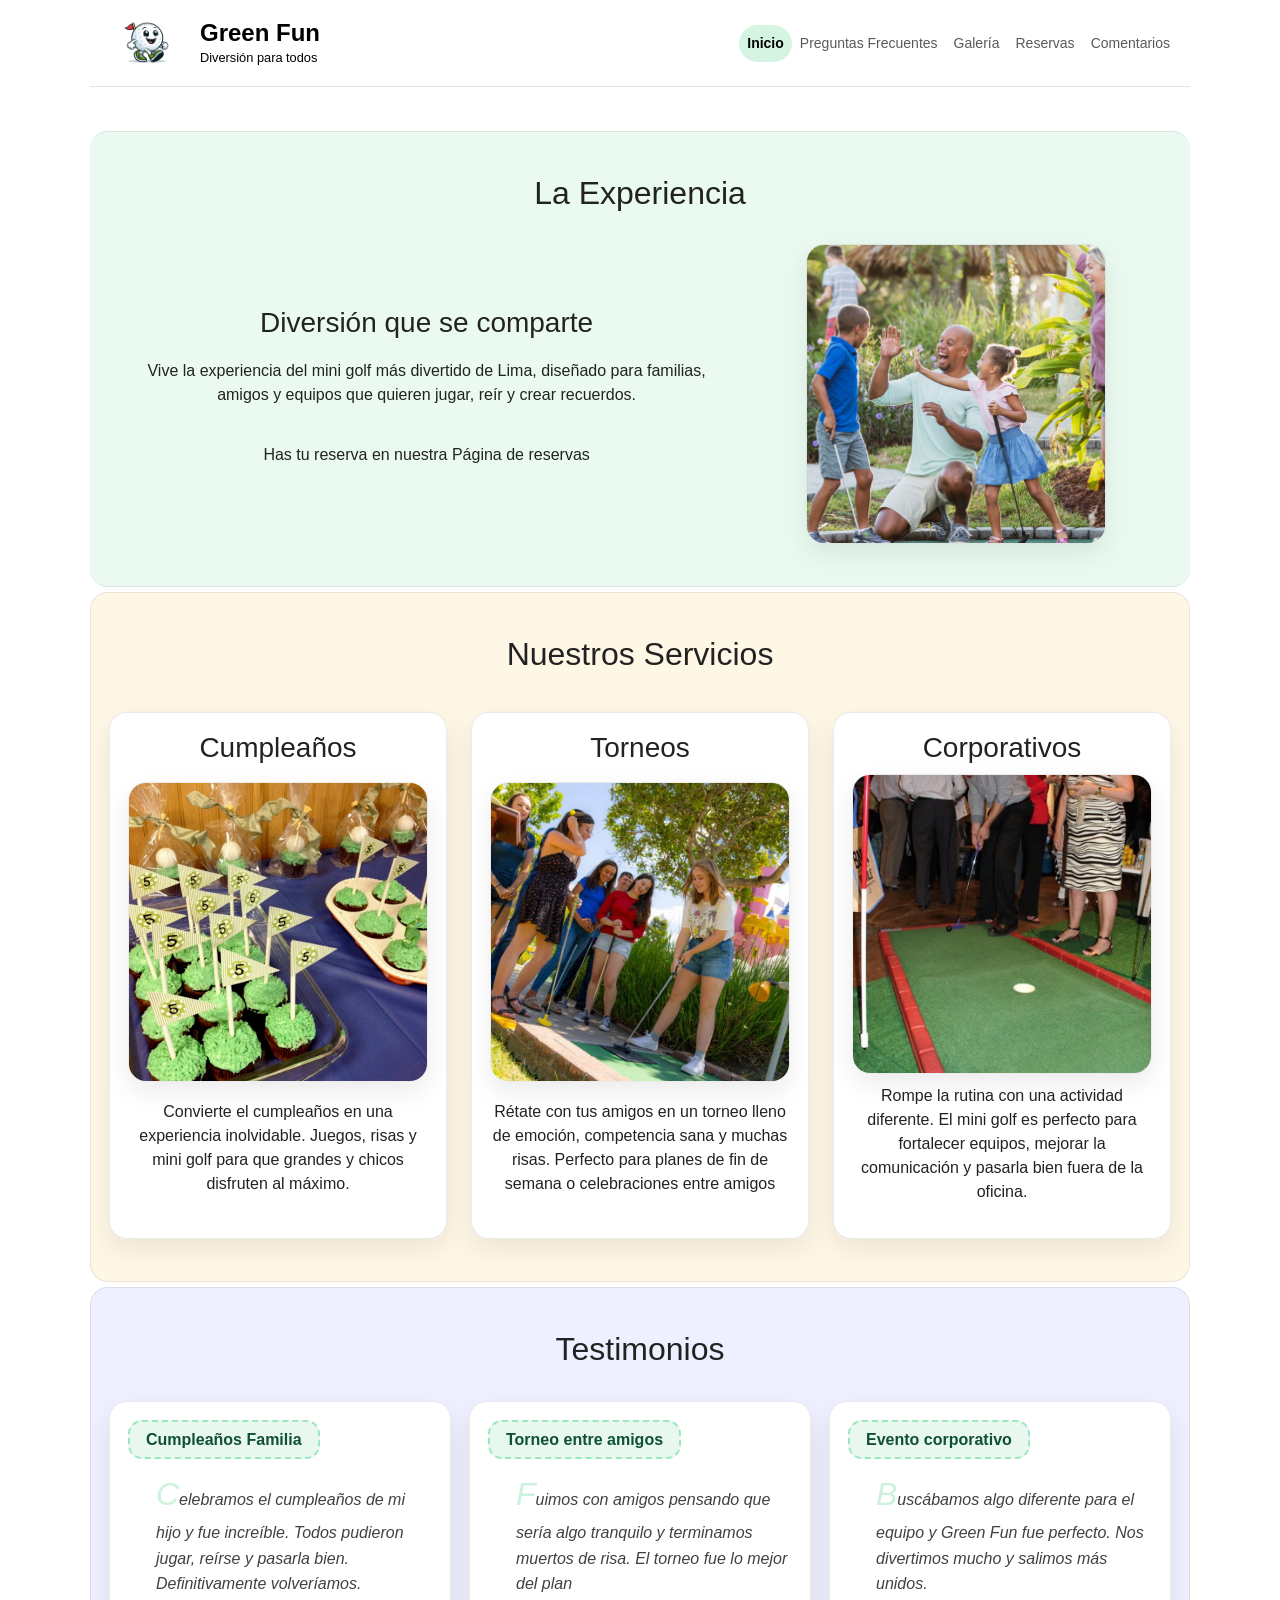
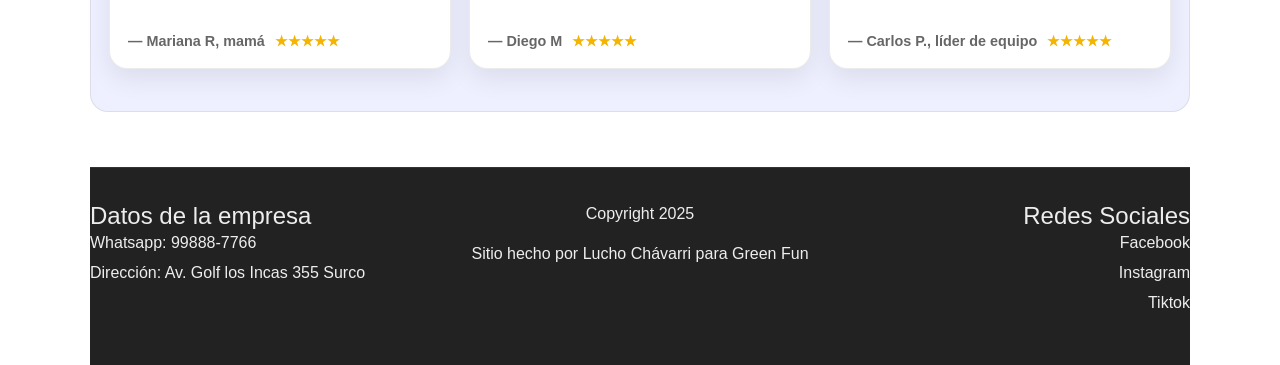
<file: index.html>
<!DOCTYPE html>
<html lang="en">
<head>
    <meta charset="UTF-8">
    <meta name="viewport" content="width=device-width, initial-scale=1.0">
    <title>Green Fun - Mini Golf</title>
    <meta name="description" content="Green Fun es el mini golf más divertido de la ciudad. Ven con amigos y familia a disfrutar de una experiencia única.">
    <meta name="keywords" content="mini golf, golf divertido, entretenimiento, golf familiar">
    <meta name="author" content="Luis Chavarri">
    <!--Los estilos de bootstrap-->
    <link href="https://cdn.jsdelivr.net/npm/bootstrap@5.3.8/dist/css/bootstrap.min.css" rel="stylesheet" integrity="sha384-sRIl4kxILFvY47J16cr9ZwB07vP4J8+LH7qKQnuqkuIAvNWLzeN8tE5YBujZqJLB" crossorigin="anonymous">
    <link rel="stylesheet" href="./css/style.css">
</head>
<body>
    <header>
        <nav class="navbar navbar-expand-md bg-white border-bottom">
            <div class="container-fluid">
            <a class="navbar-brand d-flex align-items-center gap-2" href="../index.html">
                <img src="./img/Pelotita.png" alt="Logo Green Fun" height="60">
                <div>
                <h1 class="m-0 fs-4">Green Fun</h1>
                <p class="m-0 small">Diversión para todos</p>
                </div>
            </a>

            <button class="navbar-toggler" type="button" data-bs-toggle="collapse" data-bs-target="#menuGreenFun" aria-controls="menuGreenFun" aria-expanded="false" aria-label="Toggle navigation">
                <span class="navbar-toggler-icon"></span>
            </button>

            <div class="collapse navbar-collapse" id="menuGreenFun">
                <ul class="navbar-nav ms-auto mb-2 mb-md-0">
                <li class="nav-item"><a class="nav-link active" href="./index.html">Inicio</a></li>
                <li class="nav-item"><a class="nav-link" href="./pages/preguntas.html">Preguntas Frecuentes</a></li>
                <li class="nav-item"><a class="nav-link" href="./pages/galeria.html">Galería</a></li>
                <li class="nav-item"><a class="nav-link" href="./pages/reservas.html">Reservas</a></li>
                <li class="nav-item"><a class="nav-link" href="./pages/comentarios.html">Comentarios</a></li>
                </ul>
            </div>
            </div>
        </nav>
    </header>
    <main>
        
        <section class="experiencia">
            <h2>La Experiencia</h2>
            <div>
                <h3>
                    Diversión que se comparte
                </h3>
                <p>Vive la experiencia del mini golf más divertido de Lima, diseñado para familias, amigos y equipos que quieren jugar, reír y crear recuerdos.</p>
                <p>Has tu reserva en nuestra <a href="./pages/reservas.html">Página de reservas</a></p>
            </div>
            <div>
                <img src="./img/LaExperiencia.jpg" alt="Experiencia Green Fun" class="imagen300">
            </div>
        </section>
        <section class="servicios">
            <h2>Nuestros Servicios</h2>
            <div>
                <h3>Cumpleaños</h3>
                <img src="./img/cumpleanos.jpeg" alt="Cumpleaños" class="imagen300">
                <p>Convierte el cumpleaños en una experiencia inolvidable. Juegos, risas y mini golf para que grandes y chicos disfruten al máximo.</p>
            </div>
            <div>
                <h3>Torneos</h3>
                <img src="./img/torneos.jpg" alt="Torneos" class="imagen300">
                <p>Rétate con tus amigos en un torneo lleno de emoción, competencia sana y muchas risas. Perfecto para planes de fin de semana o celebraciones entre amigos</p>
            </div>
            <div>
                <h3>Corporativos</h3>
                <img src="./img/corporativo.jpeg" alt="corporativo" class="imagen300">
                <p>Rompe la rutina con una actividad diferente. El mini golf es perfecto para fortalecer equipos, mejorar la comunicación y pasarla bien fuera de la oficina.</p>
            </div>
        </section>

        <section class="testimonios">
            <h2>Testimonios</h2>
            <div>
                <h3 class="testimonioh3">Cumpleaños Familia</h3>
                <p>Celebramos el cumpleaños de mi hijo y fue increíble. Todos pudieron jugar, reírse y pasarla bien. Definitivamente volveríamos.</p>
                <h4>Mariana R, mamá</h4>
            </div>
            <div>
                <h3 class="testimonioh3">Torneo entre amigos</h3>
                <p>Fuimos con amigos pensando que sería algo tranquilo y terminamos muertos de risa. El torneo fue lo mejor del plan</p>
                <h4>Diego M</h4>
            </div>
            <div>
                <h3 class="testimonioh3">Evento corporativo</h3>
                <p>Buscábamos algo diferente para el equipo y Green Fun fue perfecto. Nos divertimos mucho y salimos más unidos.</p>
                <h4>Carlos P., líder de equipo</h4>
            </div>
        </section>

    </main>
    <footer>
        
        <div>
            <h4>Datos de la empresa</h4>
            <ul>
                <li>Whatsapp: 99888-7766</li>
                <li>Dirección: Av. Golf los Incas 355 Surco</li>
            </ul>
        </div>
        <div>
            <p>Copyright 2025</p>
            <p>Sitio hecho por Lucho Chávarri para Green Fun</p>
        </div>
        <div>
            <h4>Redes Sociales</h4>
            <ul>
                <li>Facebook</li>
                <li>Instagram</li>
                <li>Tiktok</li>
            </ul>
        </div>
    </footer>

    <!--Las funcionalidades de bootstrap-->
    <script src="https://cdn.jsdelivr.net/npm/bootstrap@5.3.8/dist/js/bootstrap.bundle.min.js" integrity="sha384-FKyoEForCGlyvwx9Hj09JcYn3nv7wiPVlz7YYwJrWVcXK/BmnVDxM+D2scQbITxI" crossorigin="anonymous"></script>
</body>
</html>
</file>
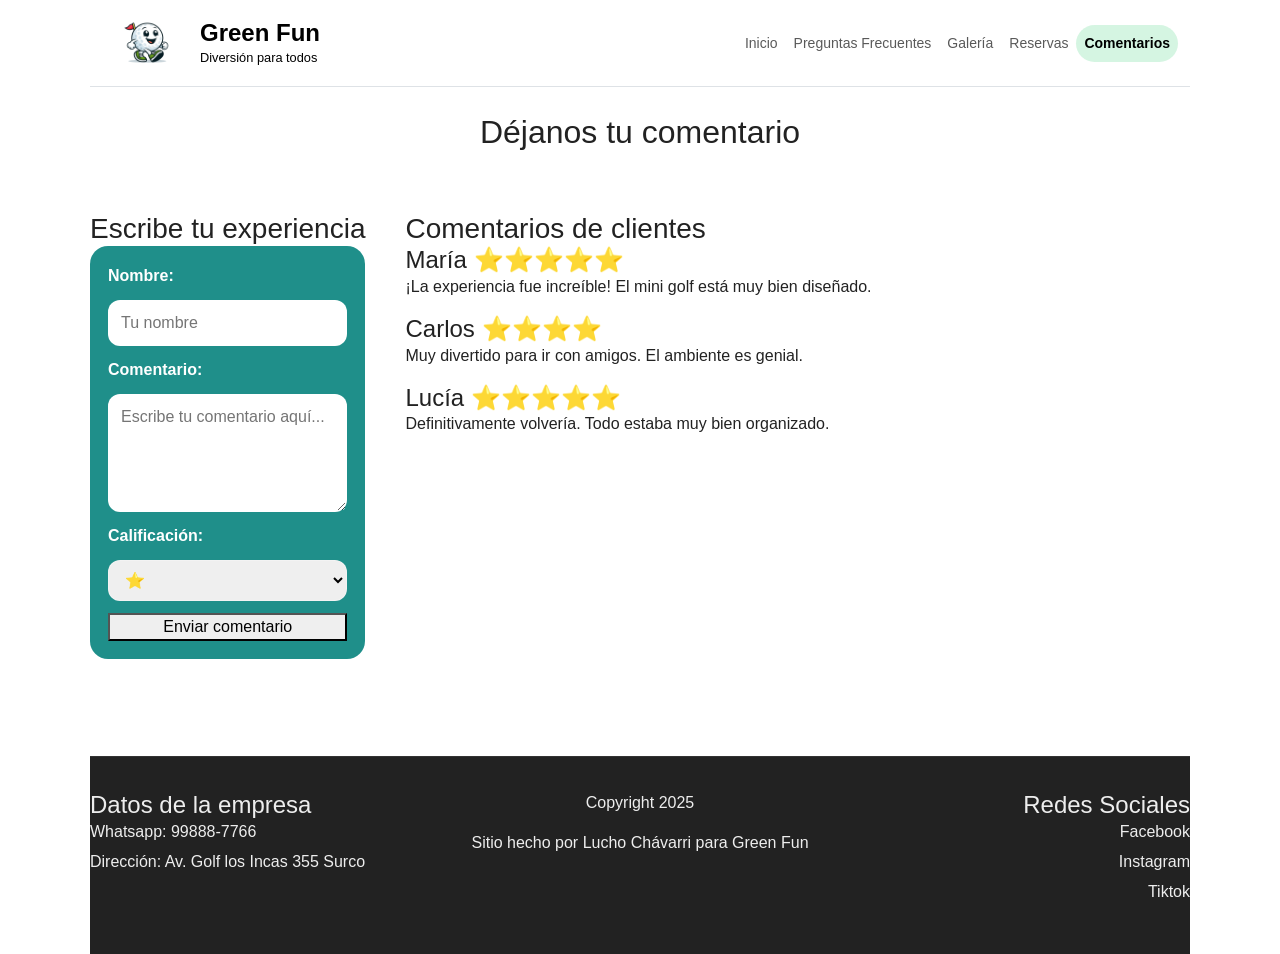
<file: pages/comentarios.html>
<!DOCTYPE html>
<html lang="en">
<head>
    <meta charset="UTF-8">
    <meta name="viewport" content="width=device-width, initial-scale=1.0">
    <title>Green Fun - Mini Golf - Comentarios</title>
    <meta name="description" content="Green Fun es el mini golf más divertido de la ciudad. Ven con amigos y familia a disfrutar de una experiencia única.">
    <meta name="keywords" content="mini golf, golf divertido, entretenimiento, golf familiar">
    <meta name="author" content="Luis Chavarri">
    <!--Los estilos de bootstrap-->
    <link href="https://cdn.jsdelivr.net/npm/bootstrap@5.3.8/dist/css/bootstrap.min.css" rel="stylesheet" integrity="sha384-sRIl4kxILFvY47J16cr9ZwB07vP4J8+LH7qKQnuqkuIAvNWLzeN8tE5YBujZqJLB" crossorigin="anonymous">
    <link rel="stylesheet" href="../css/style.css">
</head>
<body>
    <header>
        <nav class="navbar navbar-expand-md bg-white border-bottom">
            <div class="container-fluid">
            <a class="navbar-brand d-flex align-items-center gap-2" href="../index.html">
                <img src="../img/Pelotita.png" alt="Logo Green Fun" height="60">
                <div>
                <h1 class="m-0 fs-4">Green Fun</h1>
                <p class="m-0 small">Diversión para todos</p>
                </div>
            </a>

            <button class="navbar-toggler" type="button" data-bs-toggle="collapse" data-bs-target="#menuGreenFun" aria-controls="menuGreenFun" aria-expanded="false" aria-label="Toggle navigation">
                <span class="navbar-toggler-icon"></span>
            </button>

            <div class="collapse navbar-collapse" id="menuGreenFun">
                <ul class="navbar-nav ms-auto mb-2 mb-md-0">
                <li class="nav-item"><a class="nav-link" href="../index.html">Inicio</a></li>
                <li class="nav-item"><a class="nav-link" href="./preguntas.html">Preguntas Frecuentes</a></li>
                <li class="nav-item"><a class="nav-link" href="./galeria.html">Galería</a></li>
                <li class="nav-item"><a class="nav-link" href="./reservas.html">Reservas</a></li>
                <li class="nav-item"><a class="nav-link active" href="./comentarios.html">Comentarios</a></li>
                </ul>
            </div>
            </div>
        </nav>
    </header>
    <main class="comentarios-main">

        <h2>Déjanos tu comentario</h2>

        <div class="comentarios-contenedor">

            <section class="formulario-comentario">
                <h3>Escribe tu experiencia</h3>

                <form>
                    <label for="nombre">Nombre:</label>
                    <input type="text" id="nombre" placeholder="Tu nombre">

                    <label for="comentario">Comentario:</label>
                    <textarea id="comentario" rows="4" placeholder="Escribe tu comentario aquí..."></textarea>

                    <label for="estrellas">Calificación:</label>
                    <select id="estrellas">
                        <option>⭐</option>
                        <option>⭐⭐</option>
                        <option>⭐⭐⭐</option>
                        <option>⭐⭐⭐⭐</option>
                        <option>⭐⭐⭐⭐⭐</option>
                    </select>

                    <button type="submit">Enviar comentario</button>
                </form>
            </section>


            <section class="comentarios-lista">
                <h3>Comentarios de clientes</h3>

                <div class="comentario">
                    <h4>María ⭐⭐⭐⭐⭐</h4>
                    <p>¡La experiencia fue increíble! El mini golf está muy bien diseñado.</p>
                </div>

                <div class="comentario">
                    <h4>Carlos ⭐⭐⭐⭐</h4>
                    <p>Muy divertido para ir con amigos. El ambiente es genial.</p>
                </div>

                <div class="comentario">
                    <h4>Lucía ⭐⭐⭐⭐⭐</h4>
                    <p>Definitivamente volvería. Todo estaba muy bien organizado.</p>
                </div>

            </section>

        </div>

    </main>

    <footer>
        
        <div>
            <h4>Datos de la empresa</h4>
            <ul>
                <li>Whatsapp: 99888-7766</li>
                <li>Dirección: Av. Golf los Incas 355 Surco</li>
            </ul>
        </div>
        <div>
            <p>Copyright 2025</p>
            <p>Sitio hecho por Lucho Chávarri para Green Fun</p>
        </div>
        <div>
            <h4>Redes Sociales</h4>
            <ul>
                <li>Facebook</li>
                <li>Instagram</li>
                <li>Tiktok</li>
            </ul>
        </div>
    </footer>

    <!--Las funcionalidades de bootstrap-->
    <script src="https://cdn.jsdelivr.net/npm/bootstrap@5.3.8/dist/js/bootstrap.bundle.min.js" integrity="sha384-FKyoEForCGlyvwx9Hj09JcYn3nv7wiPVlz7YYwJrWVcXK/BmnVDxM+D2scQbITxI" crossorigin="anonymous"></script>
    
</body>
</html>
</file>
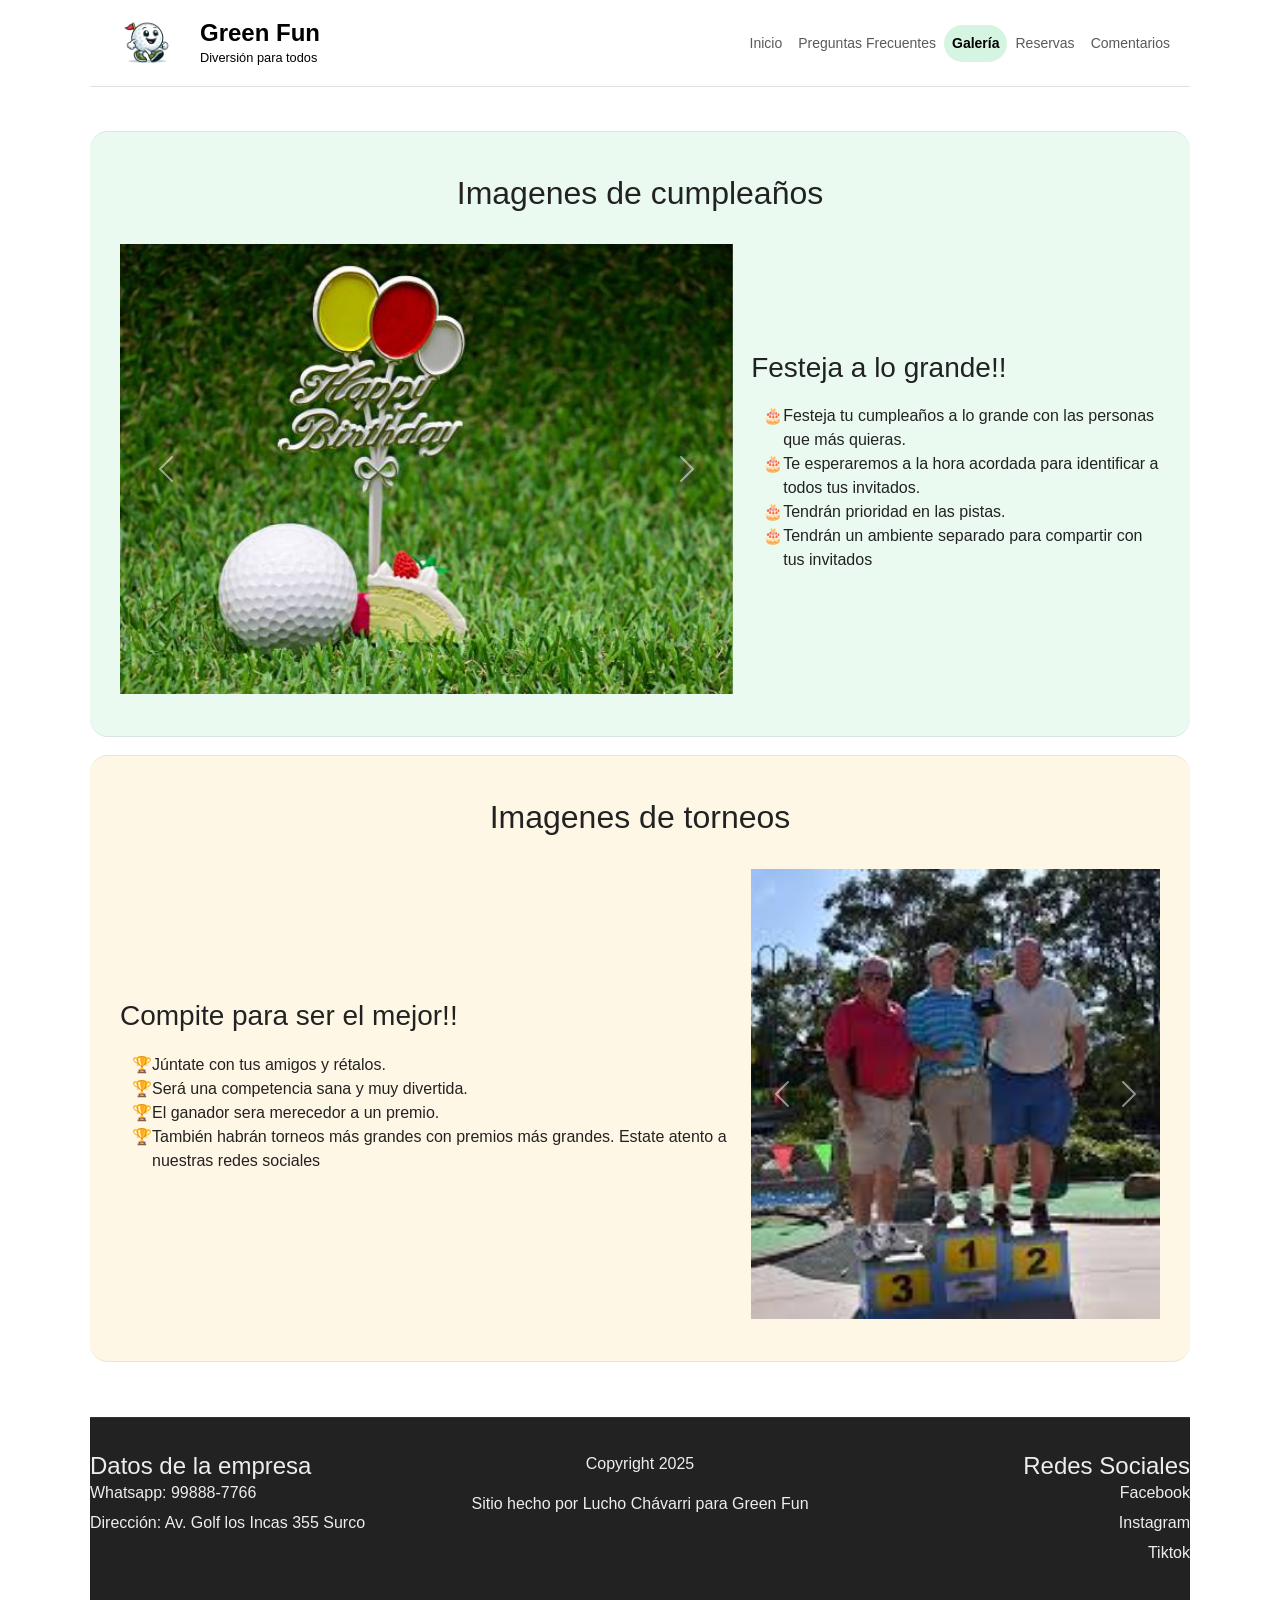
<file: pages/galeria.html>
<!DOCTYPE html>
<html lang="es">
<head>
    <meta charset="UTF-8">
    <meta name="viewport" content="width=device-width, initial-scale=1.0">
    
    <title>Green Fun - Mini Golf - Galería</title>
    <meta name="description" content="Green Fun es el mini golf más divertido de la ciudad. Ven con amigos y familia a disfrutar de una experiencia única.">
    <meta name="keywords" content="mini golf, golf divertido, entretenimiento, golf familiar">
    <meta name="author" content="Luis Chavarri">
    <!--Los estilos de bootstrap-->
    <link href="https://cdn.jsdelivr.net/npm/bootstrap@5.3.8/dist/css/bootstrap.min.css" rel="stylesheet" integrity="sha384-sRIl4kxILFvY47J16cr9ZwB07vP4J8+LH7qKQnuqkuIAvNWLzeN8tE5YBujZqJLB" crossorigin="anonymous">
    
    <link rel="stylesheet" href="../css/style.css">
</head>
<body>
    <header>
        <nav class="navbar navbar-expand-md bg-white border-bottom">
            <div class="container-fluid">
            <a class="navbar-brand d-flex align-items-center gap-2" href="../index.html">
                <img src="../img/Pelotita.png" alt="Logo Green Fun" height="60">
                <div>
                <h1 class="m-0 fs-4">Green Fun</h1>
                <p class="m-0 small">Diversión para todos</p>
                </div>
            </a>

            <button class="navbar-toggler" type="button" data-bs-toggle="collapse" data-bs-target="#menuGreenFun" aria-controls="menuGreenFun" aria-expanded="false" aria-label="Toggle navigation">
                <span class="navbar-toggler-icon"></span>
            </button>

            <div class="collapse navbar-collapse" id="menuGreenFun">
                <ul class="navbar-nav ms-auto mb-2 mb-md-0">
                <li class="nav-item"><a class="nav-link" href="../index.html">Inicio</a></li>
                <li class="nav-item"><a class="nav-link" href="./preguntas.html">Preguntas Frecuentes</a></li>
                <li class="nav-item"><a class="nav-link active" href="./galeria.html">Galería</a></li>
                <li class="nav-item"><a class="nav-link" href="./reservas.html">Reservas</a></li>
                <li class="nav-item"><a class="nav-link" href="./comentarios.html">Comentarios</a></li>
                </ul>
            </div>
            </div>
        </nav>
    </header>
    <main>
        <section class="cumpleanhos">
            <h2>Imagenes de cumpleaños</h2>
                
            <div id="carouselExample" class="carousel slide">
                <div class="carousel-inner">
                    <div class="carousel-item active">
                        <img src="../img/cumple4.jpg" class="d-block w-100" alt="Cumple1">
                    </div>
                    <div class="carousel-item">
                        <img src="../img/cumple5.jpg" class="d-block w-100" alt="Cumple 2">
                    </div>
                    <div class="carousel-item">
                        <img src="../img/cumple6.jpg" class="d-block w-100" alt="Cumple 3">
                    </div>
                </div>
                <button class="carousel-control-prev" type="button" data-bs-target="#carouselExample" data-bs-slide="prev">
                    <span class="carousel-control-prev-icon" aria-hidden="true"></span>
                    <span class="visually-hidden">Previous</span>
                </button>
                <button class="carousel-control-next" type="button" data-bs-target="#carouselExample" data-bs-slide="next">
                    <span class="carousel-control-next-icon" aria-hidden="true"></span>
                    <span class="visually-hidden">Next</span>
                </button>
            </div>
            <div>
                <h3>
                    Festeja a lo grande!!
                </h3>
                <ul class="lista-cumple">
                    <li>Festeja tu cumpleaños a lo grande con las personas que más quieras.</li>
                    <li>Te esperaremos a la hora acordada para identificar a todos tus invitados.</li>
                    <li>Tendrán prioridad en las pistas.</li>
                    <li>Tendrán un ambiente separado para compartir con tus invitados</li>
                </ul>
            </div>
        </section>
        <section class="torneos">
            <h2>Imagenes de torneos</h2>
            <div>
                <h3>
                    Compite para ser el mejor!!
                </h3>
                <ul class="lista-torneo">
                    <li>Júntate con tus amigos y rétalos.</li>
                    <li>Será una competencia sana y muy divertida.</li>
                    <li>El ganador sera merecedor a un premio.</li>
                    <li>También habrán torneos más grandes con premios más grandes. Estate atento a nuestras redes sociales</li>
                </ul>
            </div>
            <div id="carouselExample2" class="carousel slide">
                <div class="carousel-inner">
                    <div class="carousel-item active">
                        <img src="../img/torneo4.jpg" class="d-block w-100" alt="Torneo 1">
                    </div>
                    <div class="carousel-item">
                        <img src="../img/torneo5.jpg" class="d-block w-100" alt="Torneo 2">
                    </div>
                    <div class="carousel-item">
                        <img src="../img/torneo3.jpg" class="d-block w-100" alt="Torneo 3">
                    </div>
                </div>
                <button class="carousel-control-prev" type="button" data-bs-target="#carouselExample2" data-bs-slide="prev">
                    <span class="carousel-control-prev-icon" aria-hidden="true"></span>
                    <span class="visually-hidden">Previous</span>
                </button>
                <button class="carousel-control-next" type="button" data-bs-target="#carouselExample2" data-bs-slide="next">
                    <span class="carousel-control-next-icon" aria-hidden="true"></span>
                    <span class="visually-hidden">Next</span>
                </button>
            </div>
            




            <!--
            <figure>
                <figcaption>Reta a tu rivales y participa por grandes premios</figcaption>
                <img src="../img/torneo1.jpg" alt="Torneo1" class="imagen300">
                <img src="../img/torneo2.jpg" alt="Torneo2" class="imagen300">
                <img src="../img/torneo3.jpg" alt="Torneo3" class="imagen300">
            </figure>
            -->
        </section>
        <!--
        <section>
            <h2>Imagenes de empresas</h2>
            <figure>
                <figcaption>Actividades de Team Building para</figcaption>
                <img src="../img/empresa1.jpg" alt="Empresa1" class="imagen300">
                <img src="../img/empresa2.jpg" alt="Empresa2" class="imagen300">
                <img src="../img/empresa3.jpg" alt="Empresa3" class="imagen300">
            </figure>
        </section>
        -->

    </main>
    <footer>
        
        <div>
            <h4>Datos de la empresa</h4>
            <ul>
                <li>Whatsapp: 99888-7766</li>
                <li>Dirección: Av. Golf los Incas 355 Surco</li>
            </ul>
        </div>
        <div>
            <p>Copyright 2025</p>
            <p>Sitio hecho por Lucho Chávarri para Green Fun</p>
        </div>
        <div>
            <h4>Redes Sociales</h4>
            <ul>
                <li>Facebook</li>
                <li>Instagram</li>
                <li>Tiktok</li>
            </ul>
        </div>
    </footer>

    <!--Las funcionalidades de bootstrap-->
    <script src="https://cdn.jsdelivr.net/npm/bootstrap@5.3.8/dist/js/bootstrap.bundle.min.js" integrity="sha384-FKyoEForCGlyvwx9Hj09JcYn3nv7wiPVlz7YYwJrWVcXK/BmnVDxM+D2scQbITxI" crossorigin="anonymous"></script>

</body>
</html>
</file>
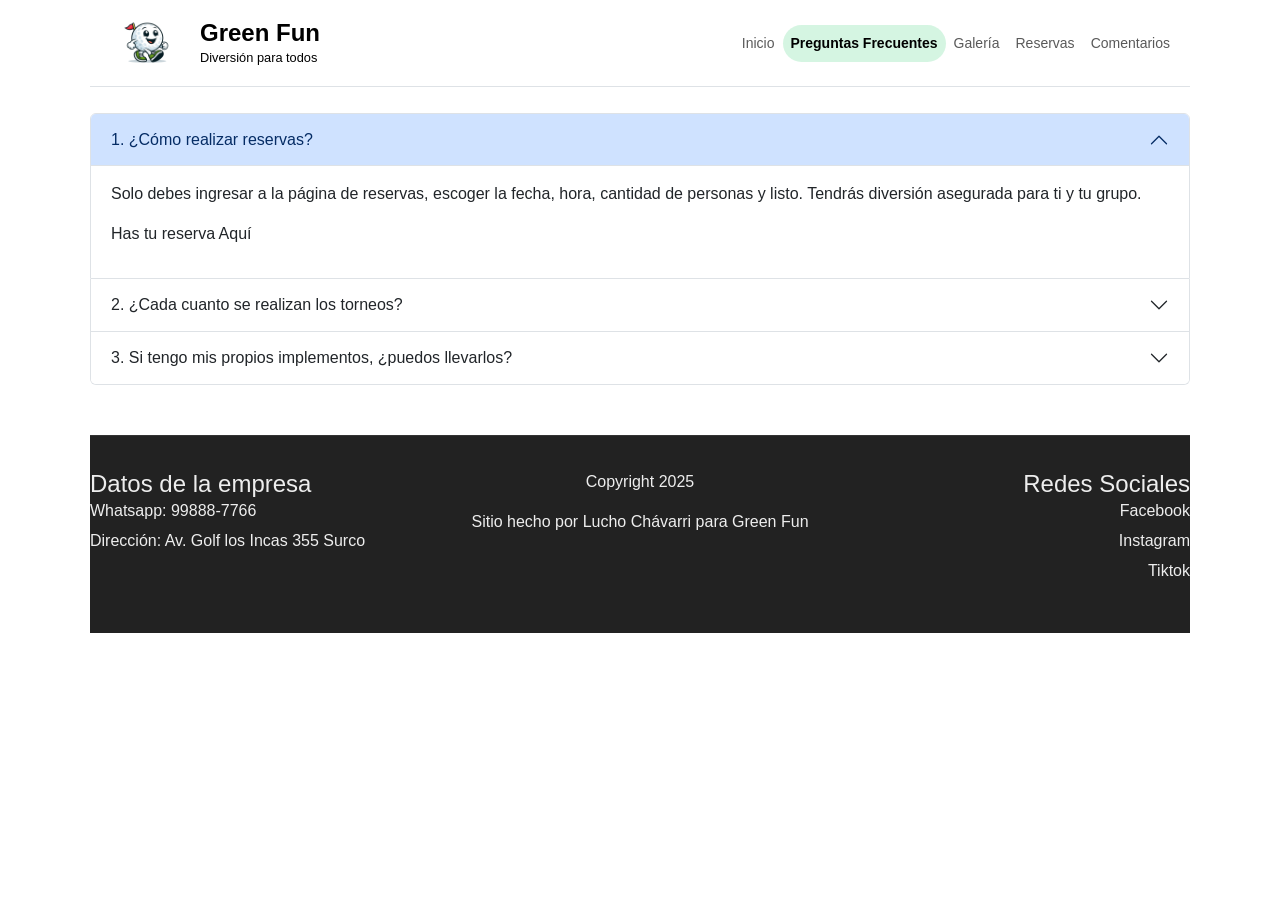
<file: pages/preguntas.html>
<!DOCTYPE html>
<html lang="en">
<head>
    <meta charset="UTF-8">
    <meta name="viewport" content="width=device-width, initial-scale=1.0">
    <title>Green Fun - Mini Golf - Preguntas Frecuentes</title>
    <meta name="description" content="Green Fun es el mini golf más divertido de la ciudad. Ven con amigos y familia a disfrutar de una experiencia única.">
    <meta name="keywords" content="mini golf, golf divertido, entretenimiento, golf familiar">
    <meta name="author" content="Luis Chavarri">
    <!--Los estilos de bootstrap-->
    <link href="https://cdn.jsdelivr.net/npm/bootstrap@5.3.8/dist/css/bootstrap.min.css" rel="stylesheet" integrity="sha384-sRIl4kxILFvY47J16cr9ZwB07vP4J8+LH7qKQnuqkuIAvNWLzeN8tE5YBujZqJLB" crossorigin="anonymous">
    

    <link rel="stylesheet" href="../css/style.css">
</head>
<body>
    <header>
        <nav class="navbar navbar-expand-md bg-white border-bottom">
            <div class="container-fluid">
            <a class="navbar-brand d-flex align-items-center gap-2" href="../index.html">
                <img src="../img/Pelotita.png" alt="Logo Green Fun" height="60">
                <div>
                <h1 class="m-0 fs-4">Green Fun</h1>
                <p class="m-0 small">Diversión para todos</p>
                </div>
            </a>

            <button class="navbar-toggler" type="button" data-bs-toggle="collapse" data-bs-target="#menuGreenFun" aria-controls="menuGreenFun" aria-expanded="false" aria-label="Toggle navigation">
                <span class="navbar-toggler-icon"></span>
            </button>

            <div class="collapse navbar-collapse" id="menuGreenFun">
                <ul class="navbar-nav ms-auto mb-2 mb-md-0">
                <li class="nav-item"><a class="nav-link" href="../index.html">Inicio</a></li>
                <li class="nav-item"><a class="nav-link active" href="./preguntas.html">Preguntas Frecuentes</a></li>
                <li class="nav-item"><a class="nav-link" href="./galeria.html">Galería</a></li>
                <li class="nav-item"><a class="nav-link" href="./reservas.html">Reservas</a></li>
                <li class="nav-item"><a class="nav-link" href="./comentarios.html">Comentarios</a></li>
                </ul>
            </div>
            </div>
        </nav>
    </header>
    <main>
        <div class="accordion" id="accordionExample">
            <div class="accordion-item">
                <h2 class="accordion-header">
                <button class="accordion-button" type="button" data-bs-toggle="collapse" data-bs-target="#collapseOne" aria-expanded="true" aria-controls="collapseOne">
                    1. ¿Cómo realizar reservas?
                </button>
                </h2>
                <div id="collapseOne" class="accordion-collapse collapse show" data-bs-parent="#accordionExample">
                <div class="accordion-body">
                    <p>Solo debes ingresar a la página de reservas, escoger la fecha, hora, cantidad de personas y listo. Tendrás diversión asegurada para ti y tu grupo.</p>
                    <p>Has tu reserva <a href="./reservas.html">Aquí</a></p>
                </div>
                </div>
            </div>
            <div class="accordion-item">
                <h2 class="accordion-header">
                <button class="accordion-button collapsed" type="button" data-bs-toggle="collapse" data-bs-target="#collapseTwo" aria-expanded="false" aria-controls="collapseTwo">
                    2. ¿Cada cuanto se realizan los torneos?
                </button>
                </h2>
                <div id="collapseTwo" class="accordion-collapse collapse" data-bs-parent="#accordionExample">
                <div class="accordion-body">
                    Pueden participar personas de todas las edades. Tenemos zonas para los más pequeños, donde podrán jugar a su ritmo y zonas más avanzadas donde la competencia reinará.
                </div>
                </div>
            </div>
            <div class="accordion-item">
                <h2 class="accordion-header">
                <button class="accordion-button collapsed" type="button" data-bs-toggle="collapse" data-bs-target="#collapseThree" aria-expanded="false" aria-controls="collapseThree">
                    3. Si tengo mis propios implementos, ¿puedos llevarlos?
                </button>
                </h2>
                <div id="collapseThree" class="accordion-collapse collapse" data-bs-parent="#accordionExample">
                <div class="accordion-body">
                    Sí, si estás acostumbrado a tu palo de golf, puedes traerlo y seguir mejorando tu técnica. Aquí te esperamos para tus entrenamientos.
                </div>
                </div>
            </div>
        </div>
    </main>
    <footer>
        
        <div>
            <h4>Datos de la empresa</h4>
            <ul>
                <li>Whatsapp: 99888-7766</li>
                <li>Dirección: Av. Golf los Incas 355 Surco</li>
            </ul>
        </div>
        <div>
            <p>Copyright 2025</p>
            <p>Sitio hecho por Lucho Chávarri para Green Fun</p>
        </div>
        <div>
            <h4>Redes Sociales</h4>
            <ul>
                <li>Facebook</li>
                <li>Instagram</li>
                <li>Tiktok</li>
            </ul>
        </div>
    </footer>

    <!--Las funcionalidades de bootstrap-->
    <script src="https://cdn.jsdelivr.net/npm/bootstrap@5.3.8/dist/js/bootstrap.bundle.min.js" integrity="sha384-FKyoEForCGlyvwx9Hj09JcYn3nv7wiPVlz7YYwJrWVcXK/BmnVDxM+D2scQbITxI" crossorigin="anonymous"></script>
    
</body>
</html>
</file>
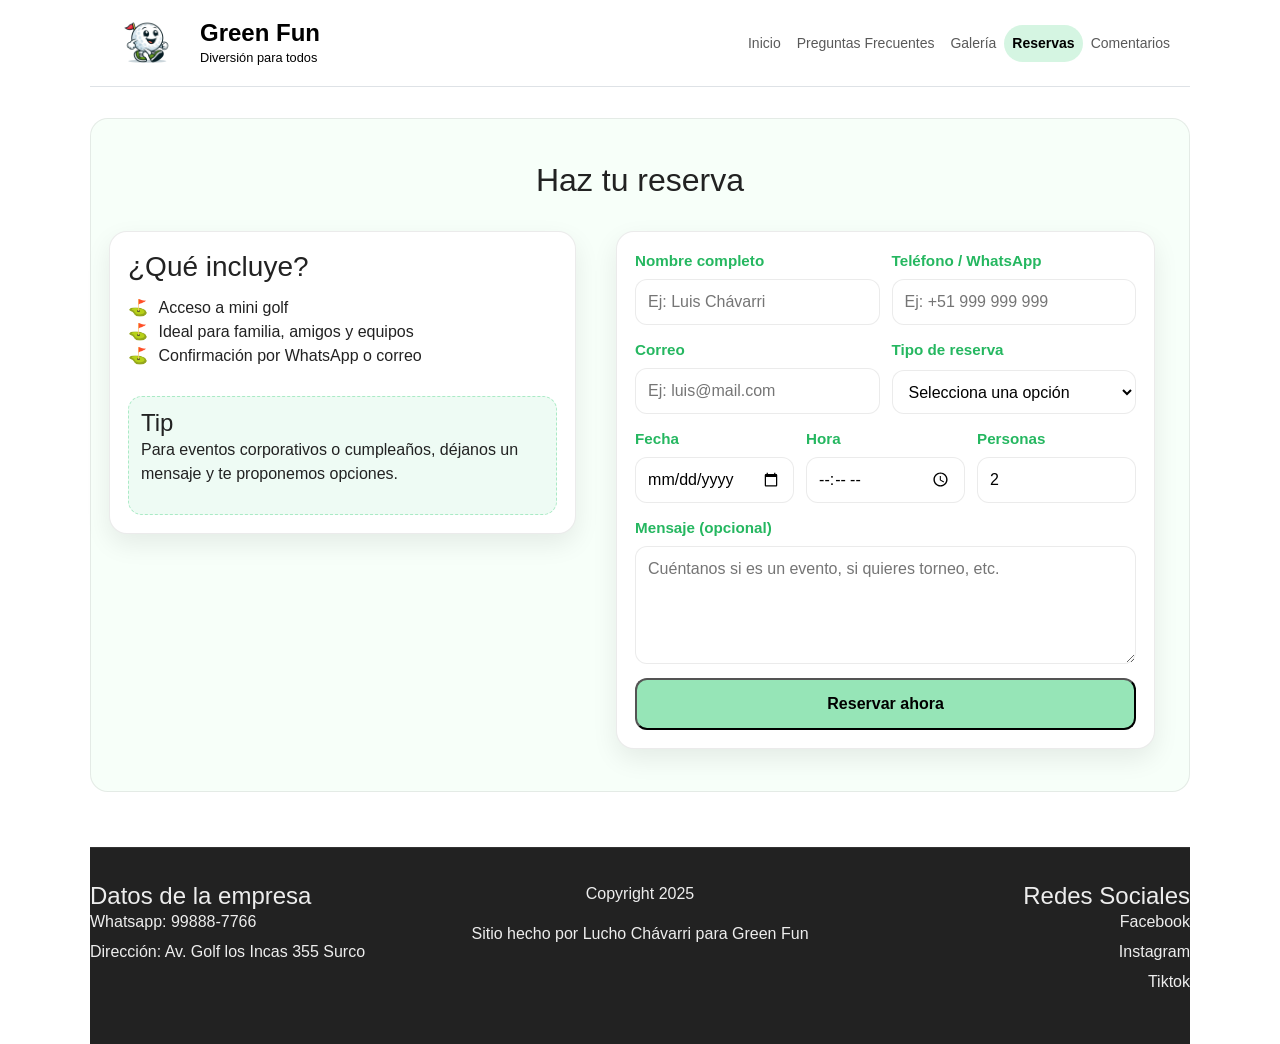
<file: pages/reservas.html>
<!DOCTYPE html>
<html lang="en">
<head>
    <meta charset="UTF-8">
    <meta name="viewport" content="width=device-width, initial-scale=1.0">
    <title>Green Fun - Mini Golf - Reservas</title>
    <meta name="description" content="Green Fun es el mini golf más divertido de la ciudad. Ven con amigos y familia a disfrutar de una experiencia única.">
    <meta name="keywords" content="mini golf, golf divertido, entretenimiento, golf familiar">
    <meta name="author" content="Luis Chavarri">
    <!--Los estilos de bootstrap-->
    <link href="https://cdn.jsdelivr.net/npm/bootstrap@5.3.8/dist/css/bootstrap.min.css" rel="stylesheet" integrity="sha384-sRIl4kxILFvY47J16cr9ZwB07vP4J8+LH7qKQnuqkuIAvNWLzeN8tE5YBujZqJLB" crossorigin="anonymous">
    <link rel="stylesheet" href="../css/style.css">
</head>
<body>
    <header>
        <nav class="navbar navbar-expand-md bg-white border-bottom">
            <div class="container-fluid">
            <a class="navbar-brand d-flex align-items-center gap-2" href="../index.html">
                <img src="../img/Pelotita.png" alt="Logo Green Fun" height="60">
                <div>
                <h1 class="m-0 fs-4">Green Fun</h1>
                <p class="m-0 small">Diversión para todos</p>
                </div>
            </a>

            <button class="navbar-toggler" type="button" data-bs-toggle="collapse" data-bs-target="#menuGreenFun" aria-controls="menuGreenFun" aria-expanded="false" aria-label="Toggle navigation">
                <span class="navbar-toggler-icon"></span>
            </button>

            <div class="collapse navbar-collapse" id="menuGreenFun">
                <ul class="navbar-nav ms-auto mb-2 mb-md-0">
                <li class="nav-item"><a class="nav-link" href="../index.html">Inicio</a></li>
                <li class="nav-item"><a class="nav-link" href="./preguntas.html">Preguntas Frecuentes</a></li>
                <li class="nav-item"><a class="nav-link" href="./galeria.html">Galería</a></li>
                <li class="nav-item"><a class="nav-link active" href="./reservas.html">Reservas</a></li>
                <li class="nav-item"><a class="nav-link" href="./comentarios.html">Comentarios</a></li>
                </ul>
            </div>
            </div>
        </nav>
    </header>
    
    <main>
        <section class="reservas">
            <h2>Haz tu reserva</h2>

            <div class="reserva-grid">
                <!-- INFO -->
                <aside class="reserva-info">
                <h3>¿Qué incluye?</h3>
                <ul class="reserva-lista">
                    <li>Acceso a mini golf</li>
                    <li>Ideal para familia, amigos y equipos</li>
                    <li>Confirmación por WhatsApp o correo</li>
                </ul>

                <div class="reserva-tip">
                    <h4>Tip</h4>
                    <p>Para eventos corporativos o cumpleaños, déjanos un mensaje y te proponemos opciones.</p>
                </div>
                </aside>

                <!-- FORM -->
                <form class="reserva-form">
                <div class="form-row">
                    <div class="form-field">
                    <label for="nombre">Nombre completo</label>
                    <input id="nombre" name="nombre" type="text" placeholder="Ej: Luis Chávarri" required />
                    </div>

                    <div class="form-field">
                    <label for="telefono">Teléfono / WhatsApp</label>
                    <input id="telefono" name="telefono" type="tel" placeholder="Ej: +51 999 999 999" required />
                    </div>
                </div>

                <div class="form-row">
                    <div class="form-field">
                    <label for="correo">Correo</label>
                    <input id="correo" name="correo" type="email" placeholder="Ej: luis@mail.com" required />
                    </div>

                    <div class="form-field">
                    <label for="tipo">Tipo de reserva</label>
                    <select id="tipo" name="tipo" required>
                        <option value="" disabled selected>Selecciona una opción</option>
                        <option>Visita normal</option>
                        <option>Cumpleaños</option>
                        <option>Torneo entre amigos</option>
                        <option>Evento corporativo</option>
                    </select>
                    </div>
                </div>

                <div class="form-row">
                    <div class="form-field">
                    <label for="fecha">Fecha</label>
                    <input id="fecha" name="fecha" type="date" required />
                    </div>

                    <div class="form-field">
                    <label for="hora">Hora</label>
                    <input id="hora" name="hora" type="time" required />
                    </div>

                    <div class="form-field">
                    <label for="personas">Personas</label>
                    <input id="personas" name="personas" type="number" min="1" max="30" value="2" required />
                    </div>
                </div>

                <div class="form-field">
                    <label for="mensaje">Mensaje (opcional)</label>
                    <textarea id="mensaje" name="mensaje" rows="4" placeholder="Cuéntanos si es un evento, si quieres torneo, etc."></textarea>
                </div>

                <button type="submit">Reservar ahora</button>
                </form>
            </div>
        </section>
    </main>

    <footer>
        
        <div>
            <h4>Datos de la empresa</h4>
            <ul>
                <li>Whatsapp: 99888-7766</li>
                <li>Dirección: Av. Golf los Incas 355 Surco</li>
            </ul>
        </div>
        <div>
            <p>Copyright 2025</p>
            <p>Sitio hecho por Lucho Chávarri para Green Fun</p>
        </div>
        <div>
            <h4>Redes Sociales</h4>
            <ul>
                <li>Facebook</li>
                <li>Instagram</li>
                <li>Tiktok</li>
            </ul>
        </div>
    </footer>

    <!--Las funcionalidades de bootstrap-->
    <script src="https://cdn.jsdelivr.net/npm/bootstrap@5.3.8/dist/js/bootstrap.bundle.min.js" integrity="sha384-FKyoEForCGlyvwx9Hj09JcYn3nv7wiPVlz7YYwJrWVcXK/BmnVDxM+D2scQbITxI" crossorigin="anonymous"></script>
    
</body>
</html>
</file>
<file: css/style.css>
@charset "UTF-8";
* {
  margin: 0;
  padding: 0;
  box-sizing: border-box;
}

body {
  font-family: Arial, Helvetica, sans-serif;
  background: #ffffff;
  color: #222;
  line-height: 1.5;
}

a {
  color: inherit;
  text-decoration: none;
}
a:hover {
  text-decoration: underline;
}

img {
  transition: transform 0.3s ease;
}
img:hover {
  transform: scale(1.03);
}

header,
main,
footer {
  width: min(100% - 32px, 1100px);
  margin-inline: auto;
}

main {
  padding: 26px 0 50px;
}

section {
  padding: 42px 0;
  margin: 5px 0;
}

h1,
h2,
h3,
h4 {
  margin: 0;
}

h2 {
  text-align: center;
  margin-bottom: 14px;
}

body,
header,
nav a {
  font-family: Arial, Helvetica, sans-serif;
}

header {
  font-size: 14px;
}
header h1 {
  font-size: 32px;
  font-weight: bold;
}
header p {
  font-size: 14px;
}

footer {
  display: grid;
  grid-template-columns: 1fr 1fr 1fr;
  gap: 16px;
  align-items: start;
  background: #222;
  color: rgba(255, 255, 255, 0.92);
  padding: 34px 0;
  border-top: 1px solid rgba(255, 255, 255, 0.08);
}
footer ul {
  list-style: none;
  display: grid;
  gap: 6px;
  padding: 0;
}
footer div:nth-child(2) {
  text-align: center;
}
footer div:nth-child(3) {
  text-align: right;
}

header .navbar-brand h1 {
  margin: 0;
  font-size: 1.5rem;
}
header .navbar-brand p {
  margin: 0;
  font-size: 0.8rem;
}
header .navbar-brand img {
  transition: transform 0.4s ease;
}
header .navbar-brand img:hover {
  transform: rotate(360deg);
}
header .nav-link {
  border-radius: 999px;
}
header .nav-link:hover {
  background: rgba(46, 204, 113, 0.12);
}
header .active {
  background: rgba(46, 204, 113, 0.2);
  font-weight: bold;
}

.experiencia {
  display: grid;
  grid-template-columns: 1.2fr 0.8fr;
  gap: 18px;
  align-items: center;
  background: #eafaf1;
  border-top: 1px solid rgba(0, 0, 0, 0.08);
  border-bottom: 1px solid rgba(0, 0, 0, 0.08);
  border-radius: 18px;
  padding: 42px 30px;
  margin-top: 18px;
}
.experiencia > h2 {
  grid-column: span 2;
  text-align: center;
}
.experiencia > div {
  display: grid;
  gap: 20px;
}
.experiencia div:nth-child(2) {
  text-align: center;
}
.experiencia div:nth-child(3) {
  justify-self: center;
}

.imagen300 {
  width: 300px;
  height: 300px;
  object-fit: cover;
  border-radius: 18px;
  border: 1px solid rgba(0, 0, 0, 0.08);
  box-shadow: 0 10px 26px rgba(0, 0, 0, 0.08);
}

/* Reservas */
.reservas {
  display: grid;
  gap: 18px;
  background: #f7fff9;
  border-radius: 18px;
  padding: 42px 18px;
  border: 1px solid rgba(0, 0, 0, 0.08);
}

.reserva-grid {
  display: grid;
  grid-template-columns: 0.9fr 1.1fr;
  gap: 24px;
  align-items: start;
}

.reserva-info {
  background: #fff;
  border: 1px solid rgba(0, 0, 0, 0.08);
  border-radius: 18px;
  box-shadow: 0 10px 26px rgba(0, 0, 0, 0.08);
  padding: 18px;
  display: grid;
  gap: 12px;
}

.reserva-lista {
  list-style: none;
  padding: 0;
}
.reserva-lista li::before {
  content: "⛳ ";
  margin-right: 6px;
}

.reserva-info li {
  transition: transform 0.2s ease;
}
.reserva-info li:hover {
  transform: translateX(5px);
}

.reserva-tip {
  border: 1px dashed rgba(46, 204, 113, 0.35);
  background: rgba(46, 204, 113, 0.08);
  border-radius: 14px;
  padding: 12px;
}

form {
  background: #1f8f8a;
  color: white;
  padding: 18px;
  border-radius: 18px;
  max-width: 720px;
  margin: 0 auto;
  display: grid;
  gap: 12px;
}
form label {
  font-weight: 700;
}
form input,
form select,
form textarea {
  width: 100%;
  padding: 10px 12px;
  border-radius: 12px;
  border: 1px solid rgba(255, 255, 255, 0.25);
  outline: none;
}
form textarea {
  min-height: 110px;
  resize: vertical;
}

.reserva-form {
  background: #fff;
  border: 1px solid rgba(0, 0, 0, 0.08);
  border-radius: 18px;
  box-shadow: 0 10px 26px rgba(0, 0, 0, 0.08);
  padding: 18px;
  display: grid;
  gap: 14px;
}
.reserva-form label {
  font-weight: 600;
  font-size: 0.95rem;
  color: #25b760;
}
.reserva-form input,
.reserva-form select,
.reserva-form textarea {
  width: 100%;
  padding: 10px 12px;
  border-radius: 12px;
  border: 1px solid rgba(0, 0, 0, 0.08);
  background: #fff;
  outline: none;
}
.reserva-form input:focus,
.reserva-form select:focus,
.reserva-form textarea:focus {
  border-color: rgba(46, 204, 113, 0.5);
  box-shadow: 0 0 0 4px rgba(46, 204, 113, 0.12);
}
.reserva-form button {
  background: rgba(46, 204, 113, 0.5);
  padding: 12px 18px;
  border-radius: 12px;
  font-weight: 600;
  cursor: pointer;
  transition: all 0.25s ease;
}
.reserva-form button:hover {
  transform: translateY(-3px);
  box-shadow: 0 12px 25px rgba(0, 0, 0, 0.15);
  filter: brightness(1.05);
}
.reserva-form button:active {
  transform: translateY(0);
  box-shadow: 0 6px 12px rgba(0, 0, 0, 0.15);
}

.form-row {
  display: grid;
  grid-template-columns: repeat(2, 1fr);
  gap: 12px;
}
.form-row:nth-of-type(3) {
  grid-template-columns: repeat(3, 1fr);
}

.form-field {
  display: grid;
  gap: 6px;
}

/* Comentarios */
.comentarios-contenedor {
  display: flex;
  gap: 40px;
}

/* Galería */
.cumpleanhos,
.torneos {
  display: grid;
  grid-template-columns: 1.2fr 0.8fr;
  gap: 18px;
  align-items: center;
  border-top: 1px solid rgba(0, 0, 0, 0.08);
  border-bottom: 1px solid rgba(0, 0, 0, 0.08);
  border-radius: 18px;
  padding: 42px 30px;
  margin-top: 18px;
}
.cumpleanhos > h2,
.torneos > h2 {
  grid-column: span 2;
  text-align: center;
}
.cumpleanhos > div,
.torneos > div {
  display: grid;
  gap: 20px;
}

.cumpleanhos {
  background: #eafaf1;
}
.cumpleanhos div:nth-child(2) {
  text-align: center;
}
.cumpleanhos div:nth-child(3) {
  justify-self: center;
}

.torneos {
  background: #fff7e6;
}
.torneos div:nth-child(2) {
  text-align: left;
}
.torneos div:nth-child(3) {
  justify-self: center;
}

.carousel-item img {
  width: 100%;
  height: 450px;
  object-fit: cover;
}

.lista-cumple li::marker {
  content: "🎂";
  font-size: 16px;
}

.lista-torneo li::marker {
  content: "🏆";
  font-size: 16px;
}

/* Responsive */
@media (max-width: 768px) {
  .experiencia,
  .cumpleanhos,
  .torneos,
  .reserva-grid {
    grid-template-columns: 1fr;
    padding: 24px 16px;
  }
  .experiencia > h2,
  .cumpleanhos > h2,
  .torneos > h2 {
    grid-column: span 1;
  }
  .form-row,
  .form-row:nth-of-type(3) {
    grid-template-columns: 1fr;
  }
  .comentarios-contenedor,
  footer {
    grid-template-columns: 1fr;
  }
  .comentarios-contenedor {
    flex-direction: column;
  }
  .imagen300 {
    width: 100%;
    max-width: 300px;
    height: auto;
  }
  .carousel-item img {
    height: 250px;
  }
  footer {
    text-align: center;
  }
  footer div:nth-child(2),
  footer div:nth-child(3) {
    text-align: center;
  }
}
.servicios {
  display: grid;
  grid-template-columns: 1fr 1fr 1fr;
  gap: 24px;
  background: #fff7e6;
  border-radius: 18px;
  padding: 42px 18px;
  border: 1px solid rgba(0, 0, 0, 0.08);
}
.servicios > h2 {
  grid-column: span 3;
  text-align: center;
}
.servicios > div {
  background: #fff;
  border: 1px solid rgba(0, 0, 0, 0.08);
  border-radius: 18px;
  box-shadow: 0 10px 26px rgba(0, 0, 0, 0.08);
  padding: 18px;
  display: grid;
  gap: 10px;
  justify-items: center;
  text-align: center;
  transition: transform 0.25s ease, box-shadow 0.25s ease;
}
.servicios > div:hover {
  transform: translateY(-6px);
  box-shadow: 0 12px 30px rgba(0, 0, 0, 0.15);
}

.testimonios {
  display: grid;
  grid-template-columns: repeat(3, 1fr);
  gap: 18px;
  background: #eef0ff;
  border-radius: 18px;
  padding: 42px 18px;
  border: 1px solid rgba(0, 0, 0, 0.08);
}
.testimonios > h2 {
  grid-column: 1/-1;
  text-align: center;
}
.testimonios > div {
  background: #fff;
  border: 1px solid rgba(0, 0, 0, 0.08);
  border-radius: 18px;
  box-shadow: 0 10px 26px rgba(0, 0, 0, 0.08);
  padding: 18px;
  display: grid;
  gap: 10px;
  transition: transform 0.3s ease, box-shadow 0.3s ease;
}
.testimonios > div:hover {
  transform: translateY(-8px);
  box-shadow: 0 18px 40px rgba(0, 0, 0, 0.15);
  border-color: rgba(46, 204, 113, 0.3);
}
.testimonios p {
  position: relative;
  font-size: 1rem;
  line-height: 1.6;
  color: rgba(0, 0, 0, 0.75);
  font-style: italic;
  padding-left: 28px;
}
.testimonios p::first-letter {
  color: rgba(46, 204, 113, 0.25);
  font-size: 2rem;
}
.testimonios h4 {
  margin-top: 10px;
  font-weight: 600;
  font-size: 0.9rem;
  color: rgba(0, 0, 0, 0.6);
}
.testimonios h4::before {
  content: "— ";
}
.testimonios h4::after {
  content: " ★★★★★";
  color: #f4b400;
  font-size: 0.9rem;
  margin-left: 6px;
}

.testimonioh3 {
  font-size: 1rem;
  font-weight: 700;
  padding: 8px 16px;
  border-radius: 14px;
  background: #e8f8f0;
  color: #0f5132;
  border: 2px dashed rgba(46, 204, 113, 0.4);
  width: fit-content;
}

@media (max-width: 768px) {
  .servicios,
  .testimonios {
    grid-template-columns: 1fr;
  }
}

/*# sourceMappingURL=style.css.map */
</file>
